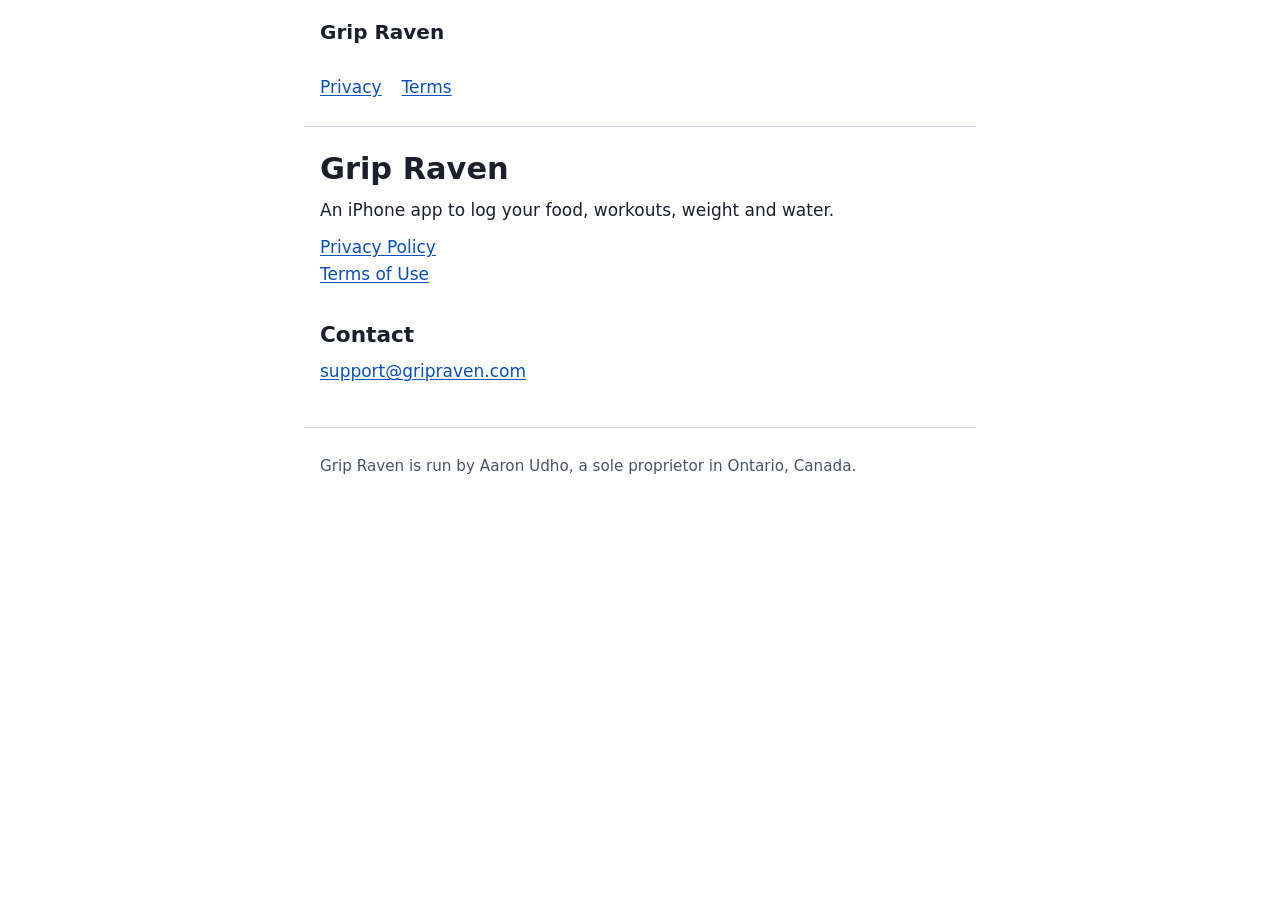
<file: index.html>
<!DOCTYPE html>
<html lang="en">
<head>
<meta charset="utf-8">
<meta name="viewport" content="width=device-width, initial-scale=1">
<title>Grip Raven</title>
<meta name="description" content="Grip Raven is an iPhone app for tracking food, workouts, weight and water.">
<meta name="color-scheme" content="light dark">
<link rel="stylesheet" href="style.css">
</head>
<body>
<header>
  <a class="brand" href="./">Grip Raven</a>
  <nav aria-label="Main">
    <ul>
      <li><a href="privacy/">Privacy</a></li>
      <li><a href="terms/">Terms</a></li>
    </ul>
  </nav>
</header>
<main>
  <h1>Grip Raven</h1>
  <p>An iPhone app to log your food, workouts, weight and water.</p>
  <p>
    <a href="privacy/">Privacy Policy</a><br>
    <a href="terms/">Terms of Use</a>
  </p>
  <h2>Contact</h2>
  <p><a href="mailto:support@gripraven.com">support@gripraven.com</a></p>
</main>
<footer>
  <p>Grip Raven is run by Aaron Udho, a sole proprietor in Ontario, Canada.</p>
</footer>
</body>
</html>
</file>
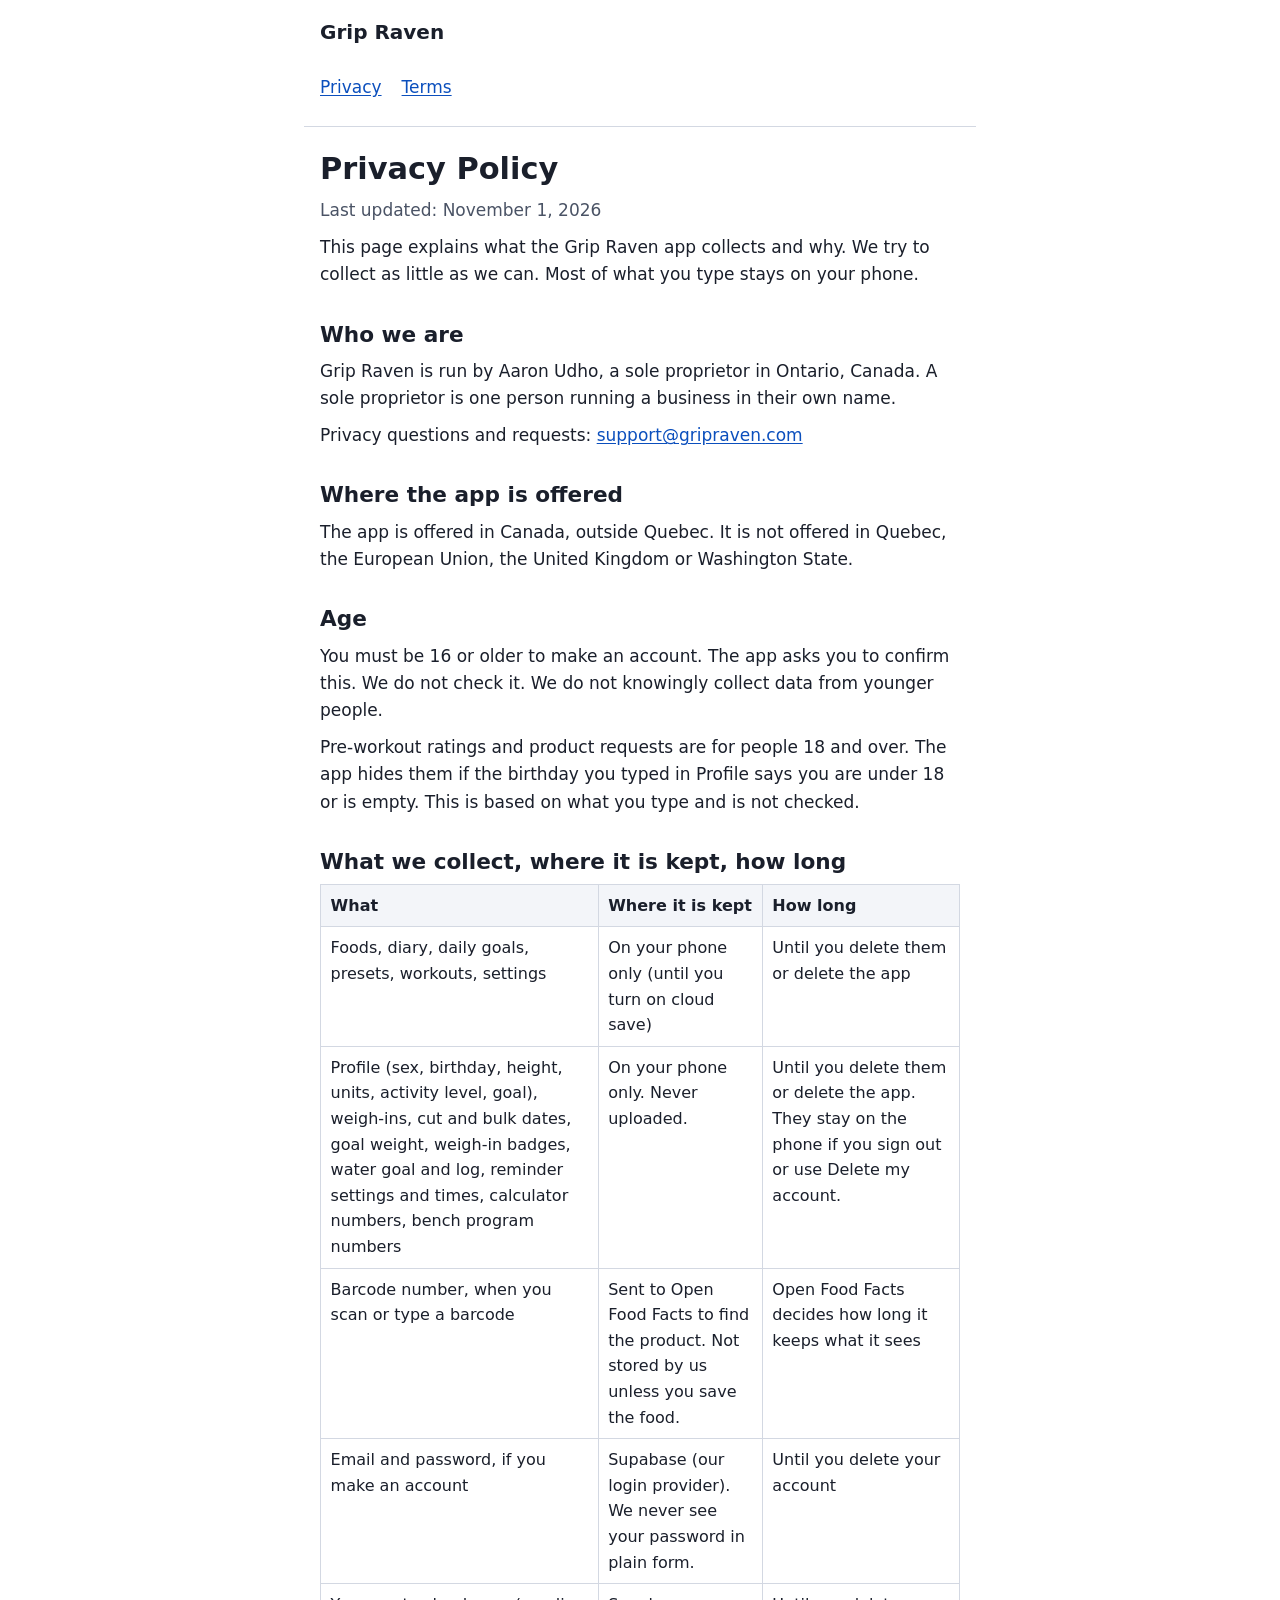
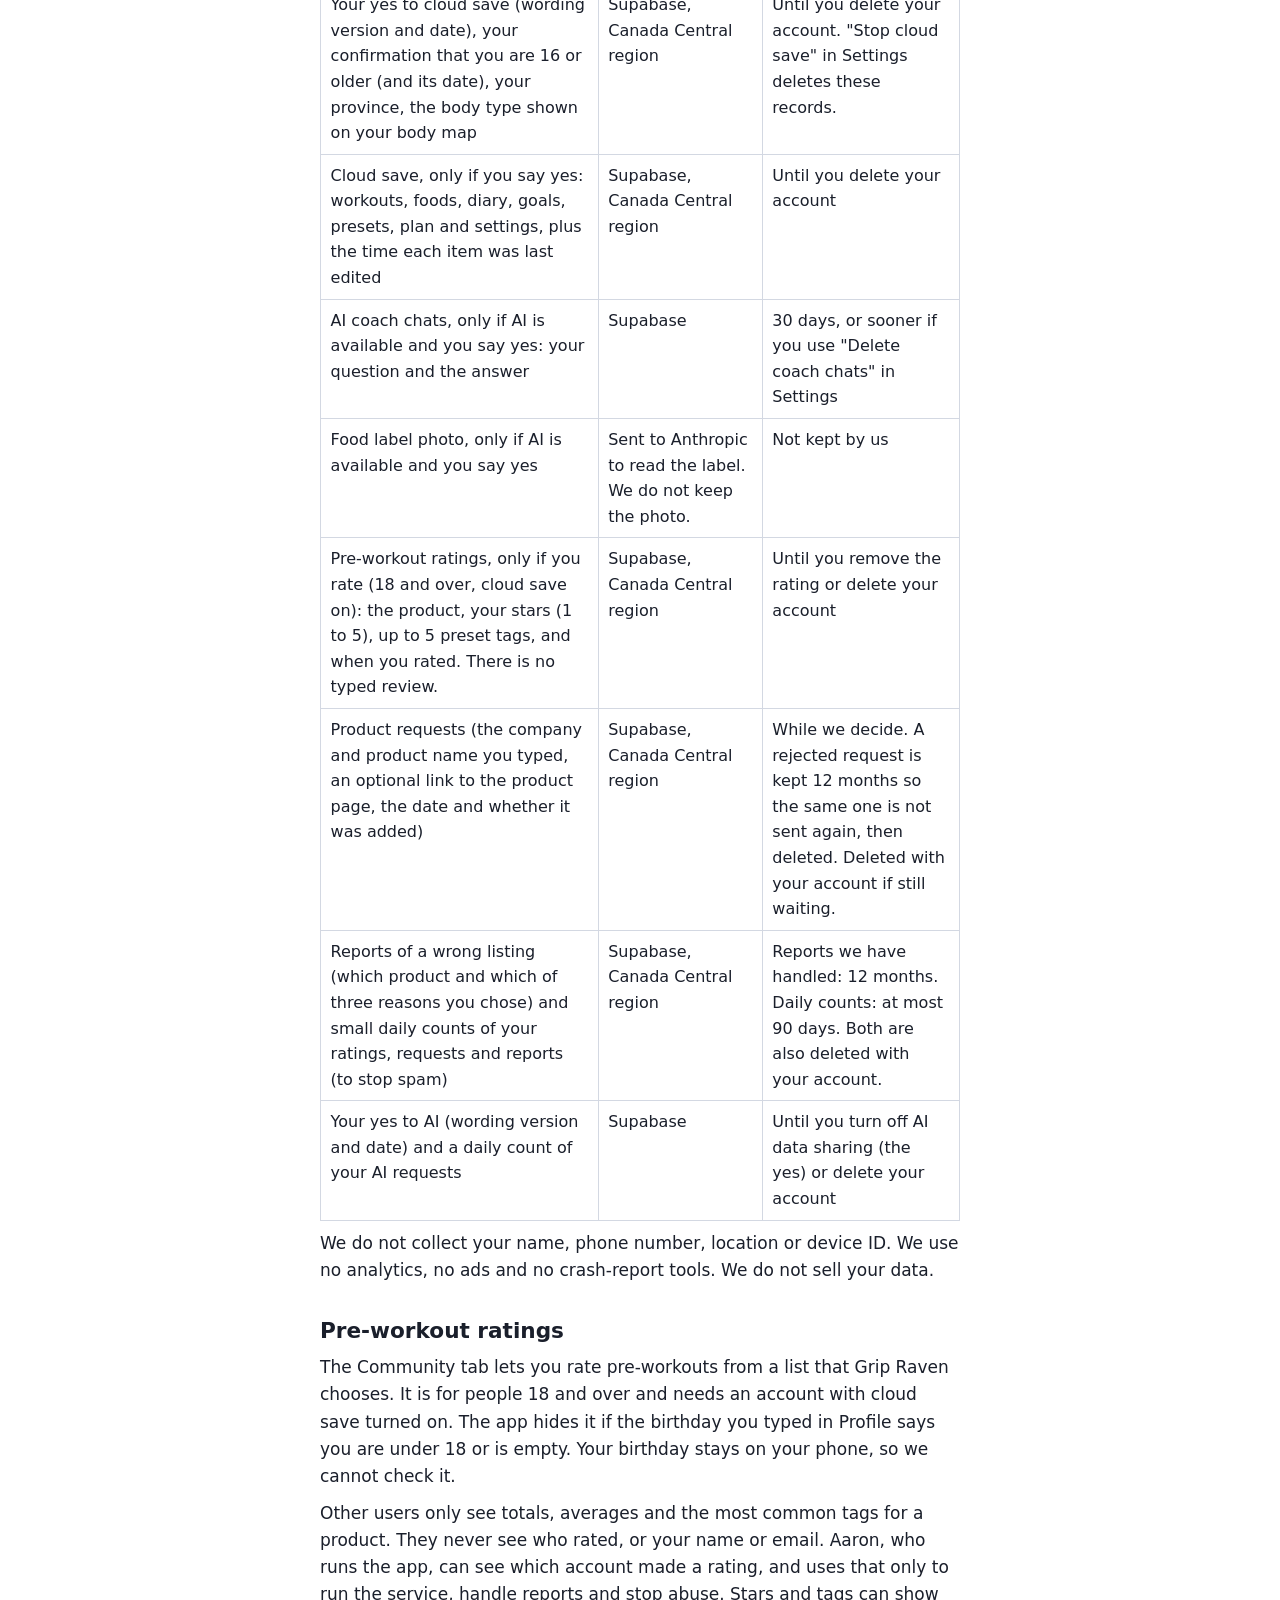
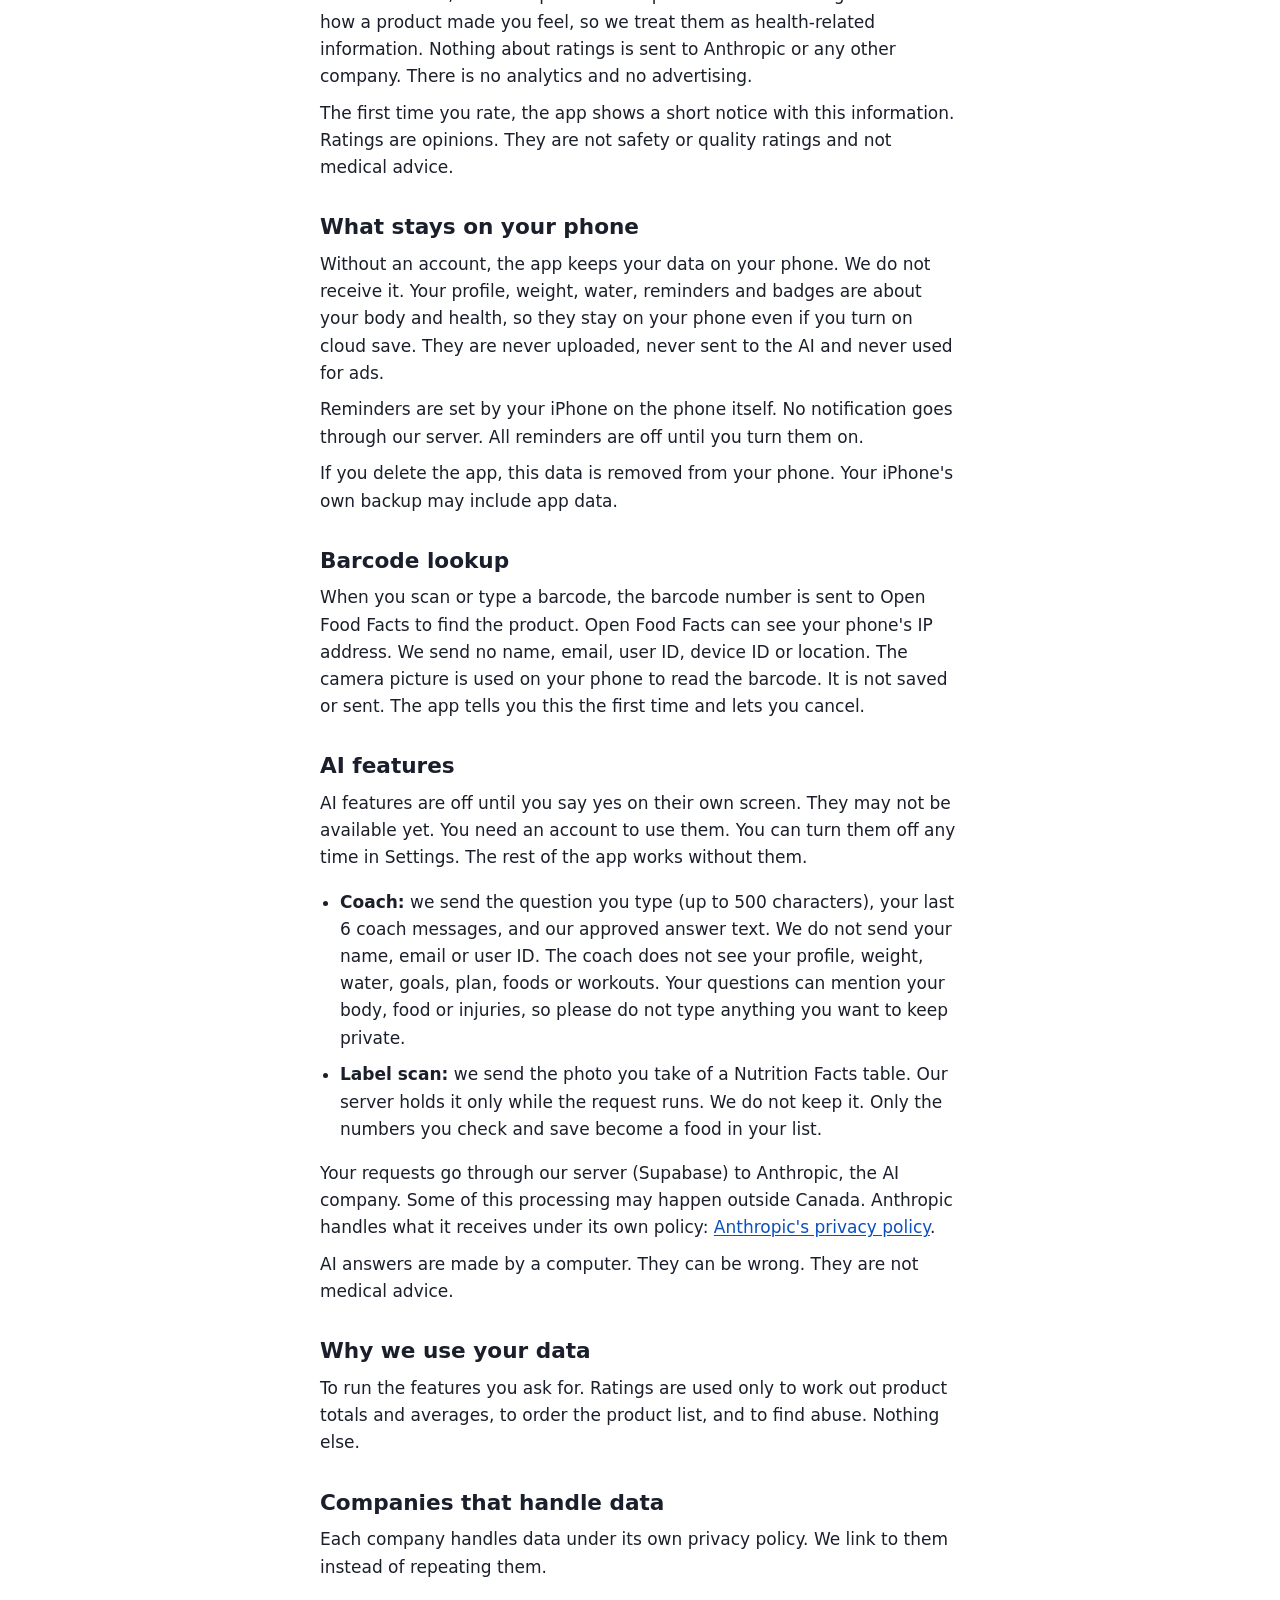
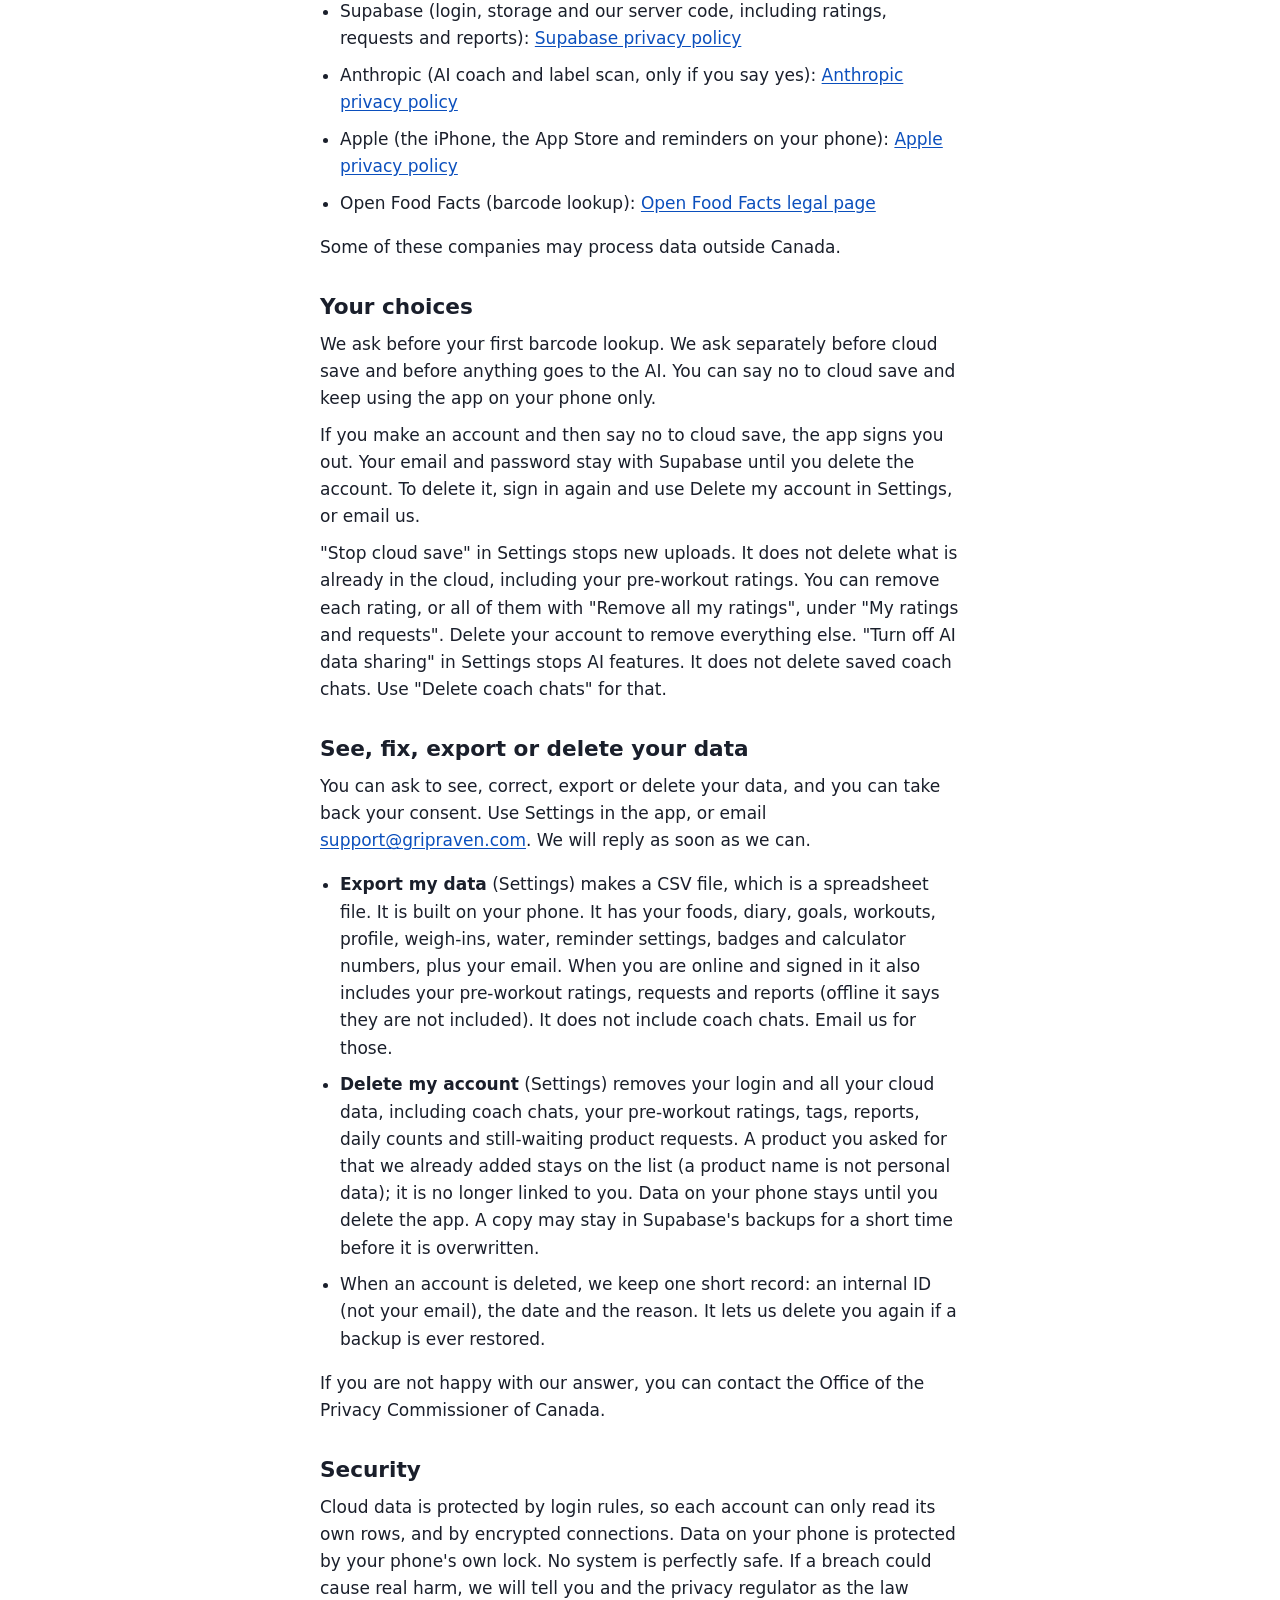
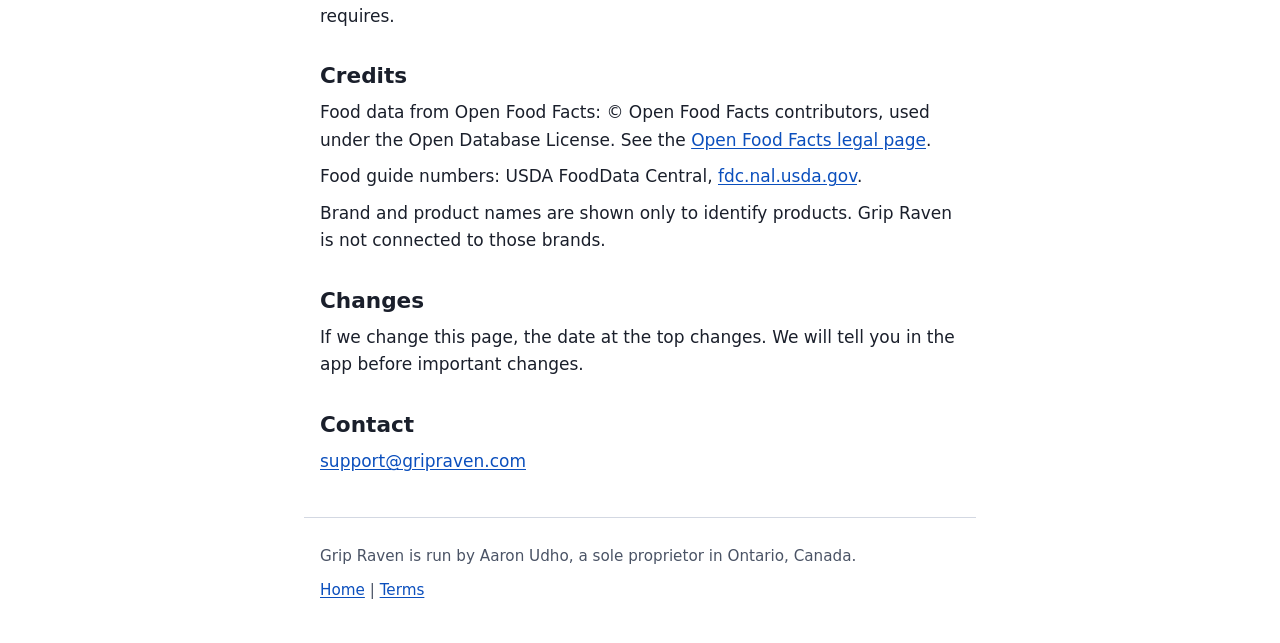
<file: privacy/index.html>
<!DOCTYPE html>
<html lang="en">
<head>
<meta charset="utf-8">
<meta name="viewport" content="width=device-width, initial-scale=1">
<title>Privacy Policy - Grip Raven</title>
<meta name="description" content="What the Grip Raven app collects, where it is kept, and how you can see, export or delete it.">
<meta name="color-scheme" content="light dark">
<link rel="stylesheet" href="../style.css">
</head>
<body>
<header>
  <a class="brand" href="../">Grip Raven</a>
  <nav aria-label="Main">
    <ul>
      <li><a href="../privacy/" aria-current="page">Privacy</a></li>
      <li><a href="../terms/">Terms</a></li>
    </ul>
  </nav>
</header>
<main>
  <h1>Privacy Policy</h1>
  <p class="muted">Last updated: November 1, 2026</p>

  <p>This page explains what the Grip Raven app collects and why. We try to collect as little as we can. Most of what you type stays on your phone.</p>

  <h2>Who we are</h2>
  <p>Grip Raven is run by Aaron Udho, a sole proprietor in Ontario, Canada. A sole proprietor is one person running a business in their own name.</p>
  <p>Privacy questions and requests: <a href="mailto:support@gripraven.com">support@gripraven.com</a></p>

  <h2>Where the app is offered</h2>
  <p>The app is offered in Canada, outside Quebec. It is not offered in Quebec, the European Union, the United Kingdom or Washington State.</p>

  <h2>Age</h2>
  <p>You must be 16 or older to make an account. The app asks you to confirm this. We do not check it. We do not knowingly collect data from younger people.</p>
  <p>Pre-workout ratings and product requests are for people 18 and over. The app hides them if the birthday you typed in Profile says you are under 18 or is empty. This is based on what you type and is not checked.</p>

  <h2>What we collect, where it is kept, how long</h2>
  <div class="table-wrap">
  <table>
    <thead>
      <tr><th scope="col">What</th><th scope="col">Where it is kept</th><th scope="col">How long</th></tr>
    </thead>
    <tbody>
      <tr>
        <td>Foods, diary, daily goals, presets, workouts, settings</td>
        <td>On your phone only (until you turn on cloud save)</td>
        <td>Until you delete them or delete the app</td>
      </tr>
      <tr>
        <td>Profile (sex, birthday, height, units, activity level, goal), weigh-ins, cut and bulk dates, goal weight, weigh-in badges, water goal and log, reminder settings and times, calculator numbers, bench program numbers</td>
        <td>On your phone only. Never uploaded.</td>
        <td>Until you delete them or delete the app. They stay on the phone if you sign out or use Delete my account.</td>
      </tr>
      <tr>
        <td>Barcode number, when you scan or type a barcode</td>
        <td>Sent to Open Food Facts to find the product. Not stored by us unless you save the food.</td>
        <td>Open Food Facts decides how long it keeps what it sees</td>
      </tr>
      <tr>
        <td>Email and password, if you make an account</td>
        <td>Supabase (our login provider). We never see your password in plain form.</td>
        <td>Until you delete your account</td>
      </tr>
      <tr>
        <td>Your yes to cloud save (wording version and date), your confirmation that you are 16 or older (and its date), your province, the body type shown on your body map</td>
        <td>Supabase, Canada Central region</td>
        <td>Until you delete your account. "Stop cloud save" in Settings deletes these records.</td>
      </tr>
      <tr>
        <td>Cloud save, only if you say yes: workouts, foods, diary, goals, presets, plan and settings, plus the time each item was last edited</td>
        <td>Supabase, Canada Central region</td>
        <td>Until you delete your account</td>
      </tr>
      <tr>
        <td>AI coach chats, only if AI is available and you say yes: your question and the answer</td>
        <td>Supabase</td>
        <td>30 days, or sooner if you use "Delete coach chats" in Settings</td>
      </tr>
      <tr>
        <td>Food label photo, only if AI is available and you say yes</td>
        <td>Sent to Anthropic to read the label. We do not keep the photo.</td>
        <td>Not kept by us</td>
      </tr>
      <tr>
        <td>Pre-workout ratings, only if you rate (18 and over, cloud save on): the product, your stars (1 to 5), up to 5 preset tags, and when you rated. There is no typed review.</td>
        <td>Supabase, Canada Central region</td>
        <td>Until you remove the rating or delete your account</td>
      </tr>
      <tr>
        <td>Product requests (the company and product name you typed, an optional link to the product page, the date and whether it was added)</td>
        <td>Supabase, Canada Central region</td>
        <td>While we decide. A rejected request is kept 12 months so the same one is not sent again, then deleted. Deleted with your account if still waiting.</td>
      </tr>
      <tr>
        <td>Reports of a wrong listing (which product and which of three reasons you chose) and small daily counts of your ratings, requests and reports (to stop spam)</td>
        <td>Supabase, Canada Central region</td>
        <td>Reports we have handled: 12 months. Daily counts: at most 90 days. Both are also deleted with your account.</td>
      </tr>
      <tr>
        <td>Your yes to AI (wording version and date) and a daily count of your AI requests</td>
        <td>Supabase</td>
        <td>Until you turn off AI data sharing (the yes) or delete your account</td>
      </tr>
    </tbody>
  </table>
  </div>
  <p>We do not collect your name, phone number, location or device ID. We use no analytics, no ads and no crash-report tools. We do not sell your data.</p>

  <h2>Pre-workout ratings</h2>
  <p>The Community tab lets you rate pre-workouts from a list that Grip Raven chooses. It is for people 18 and over and needs an account with cloud save turned on. The app hides it if the birthday you typed in Profile says you are under 18 or is empty. Your birthday stays on your phone, so we cannot check it.</p>
  <p>Other users only see totals, averages and the most common tags for a product. They never see who rated, or your name or email. Aaron, who runs the app, can see which account made a rating, and uses that only to run the service, handle reports and stop abuse. Stars and tags can show how a product made you feel, so we treat them as health-related information. Nothing about ratings is sent to Anthropic or any other company. There is no analytics and no advertising.</p>
  <p>The first time you rate, the app shows a short notice with this information. Ratings are opinions. They are not safety or quality ratings and not medical advice.</p>

  <h2>What stays on your phone</h2>
  <p>Without an account, the app keeps your data on your phone. We do not receive it. Your profile, weight, water, reminders and badges are about your body and health, so they stay on your phone even if you turn on cloud save. They are never uploaded, never sent to the AI and never used for ads.</p>
  <p>Reminders are set by your iPhone on the phone itself. No notification goes through our server. All reminders are off until you turn them on.</p>
  <p>If you delete the app, this data is removed from your phone. Your iPhone's own backup may include app data.</p>

  <h2>Barcode lookup</h2>
  <p>When you scan or type a barcode, the barcode number is sent to Open Food Facts to find the product. Open Food Facts can see your phone's IP address. We send no name, email, user ID, device ID or location. The camera picture is used on your phone to read the barcode. It is not saved or sent. The app tells you this the first time and lets you cancel.</p>

  <h2>AI features</h2>
  <p>AI features are off until you say yes on their own screen. They may not be available yet. You need an account to use them. You can turn them off any time in Settings. The rest of the app works without them.</p>
  <ul>
    <li><strong>Coach:</strong> we send the question you type (up to 500 characters), your last 6 coach messages, and our approved answer text. We do not send your name, email or user ID. The coach does not see your profile, weight, water, goals, plan, foods or workouts. Your questions can mention your body, food or injuries, so please do not type anything you want to keep private.</li>
    <li><strong>Label scan:</strong> we send the photo you take of a Nutrition Facts table. Our server holds it only while the request runs. We do not keep it. Only the numbers you check and save become a food in your list.</li>
  </ul>
  <p>Your requests go through our server (Supabase) to Anthropic, the AI company. Some of this processing may happen outside Canada. Anthropic handles what it receives under its own policy: <a href="https://www.anthropic.com/legal/privacy">Anthropic's privacy policy</a>.</p>
  <p>AI answers are made by a computer. They can be wrong. They are not medical advice.</p>

  <h2>Why we use your data</h2>
  <p>To run the features you ask for. Ratings are used only to work out product totals and averages, to order the product list, and to find abuse. Nothing else.</p>

  <h2>Companies that handle data</h2>
  <p>Each company handles data under its own privacy policy. We link to them instead of repeating them.</p>
  <ul>
    <li>Supabase (login, storage and our server code, including ratings, requests and reports): <a href="https://supabase.com/privacy">Supabase privacy policy</a></li>
    <li>Anthropic (AI coach and label scan, only if you say yes): <a href="https://www.anthropic.com/legal/privacy">Anthropic privacy policy</a></li>
    <li>Apple (the iPhone, the App Store and reminders on your phone): <a href="https://www.apple.com/legal/privacy/en-ww/">Apple privacy policy</a></li>
    <li>Open Food Facts (barcode lookup): <a href="https://world.openfoodfacts.org/legal">Open Food Facts legal page</a></li>
  </ul>
  <p>Some of these companies may process data outside Canada.</p>

  <h2>Your choices</h2>
  <p>We ask before your first barcode lookup. We ask separately before cloud save and before anything goes to the AI. You can say no to cloud save and keep using the app on your phone only.</p>
  <p>If you make an account and then say no to cloud save, the app signs you out. Your email and password stay with Supabase until you delete the account. To delete it, sign in again and use Delete my account in Settings, or email us.</p>
  <p>"Stop cloud save" in Settings stops new uploads. It does not delete what is already in the cloud, including your pre-workout ratings. You can remove each rating, or all of them with "Remove all my ratings", under "My ratings and requests". Delete your account to remove everything else. "Turn off AI data sharing" in Settings stops AI features. It does not delete saved coach chats. Use "Delete coach chats" for that.</p>

  <h2>See, fix, export or delete your data</h2>
  <p>You can ask to see, correct, export or delete your data, and you can take back your consent. Use Settings in the app, or email <a href="mailto:support@gripraven.com">support@gripraven.com</a>. We will reply as soon as we can.</p>
  <ul>
    <li><strong>Export my data</strong> (Settings) makes a CSV file, which is a spreadsheet file. It is built on your phone. It has your foods, diary, goals, workouts, profile, weigh-ins, water, reminder settings, badges and calculator numbers, plus your email. When you are online and signed in it also includes your pre-workout ratings, requests and reports (offline it says they are not included). It does not include coach chats. Email us for those.</li>
    <li><strong>Delete my account</strong> (Settings) removes your login and all your cloud data, including coach chats, your pre-workout ratings, tags, reports, daily counts and still-waiting product requests. A product you asked for that we already added stays on the list (a product name is not personal data); it is no longer linked to you. Data on your phone stays until you delete the app. A copy may stay in Supabase's backups for a short time before it is overwritten.</li>
    <li>When an account is deleted, we keep one short record: an internal ID (not your email), the date and the reason. It lets us delete you again if a backup is ever restored.</li>
  </ul>
  <p>If you are not happy with our answer, you can contact the Office of the Privacy Commissioner of Canada.</p>

  <h2>Security</h2>
  <p>Cloud data is protected by login rules, so each account can only read its own rows, and by encrypted connections. Data on your phone is protected by your phone's own lock. No system is perfectly safe. If a breach could cause real harm, we will tell you and the privacy regulator as the law requires.</p>

  <h2>Credits</h2>
  <p>Food data from Open Food Facts: &copy; Open Food Facts contributors, used under the Open Database License. See the <a href="https://world.openfoodfacts.org/legal">Open Food Facts legal page</a>.</p>
  <p>Food guide numbers: USDA FoodData Central, <a href="https://fdc.nal.usda.gov/">fdc.nal.usda.gov</a>.</p>
  <p>Brand and product names are shown only to identify products. Grip Raven is not connected to those brands.</p>

  <h2>Changes</h2>
  <p>If we change this page, the date at the top changes. We will tell you in the app before important changes.</p>

  <h2>Contact</h2>
  <p><a href="mailto:support@gripraven.com">support@gripraven.com</a></p>
</main>
<footer>
  <p>Grip Raven is run by Aaron Udho, a sole proprietor in Ontario, Canada.</p>
  <p><a href="../">Home</a> | <a href="../terms/">Terms</a></p>
</footer>
</body>
</html>
</file>
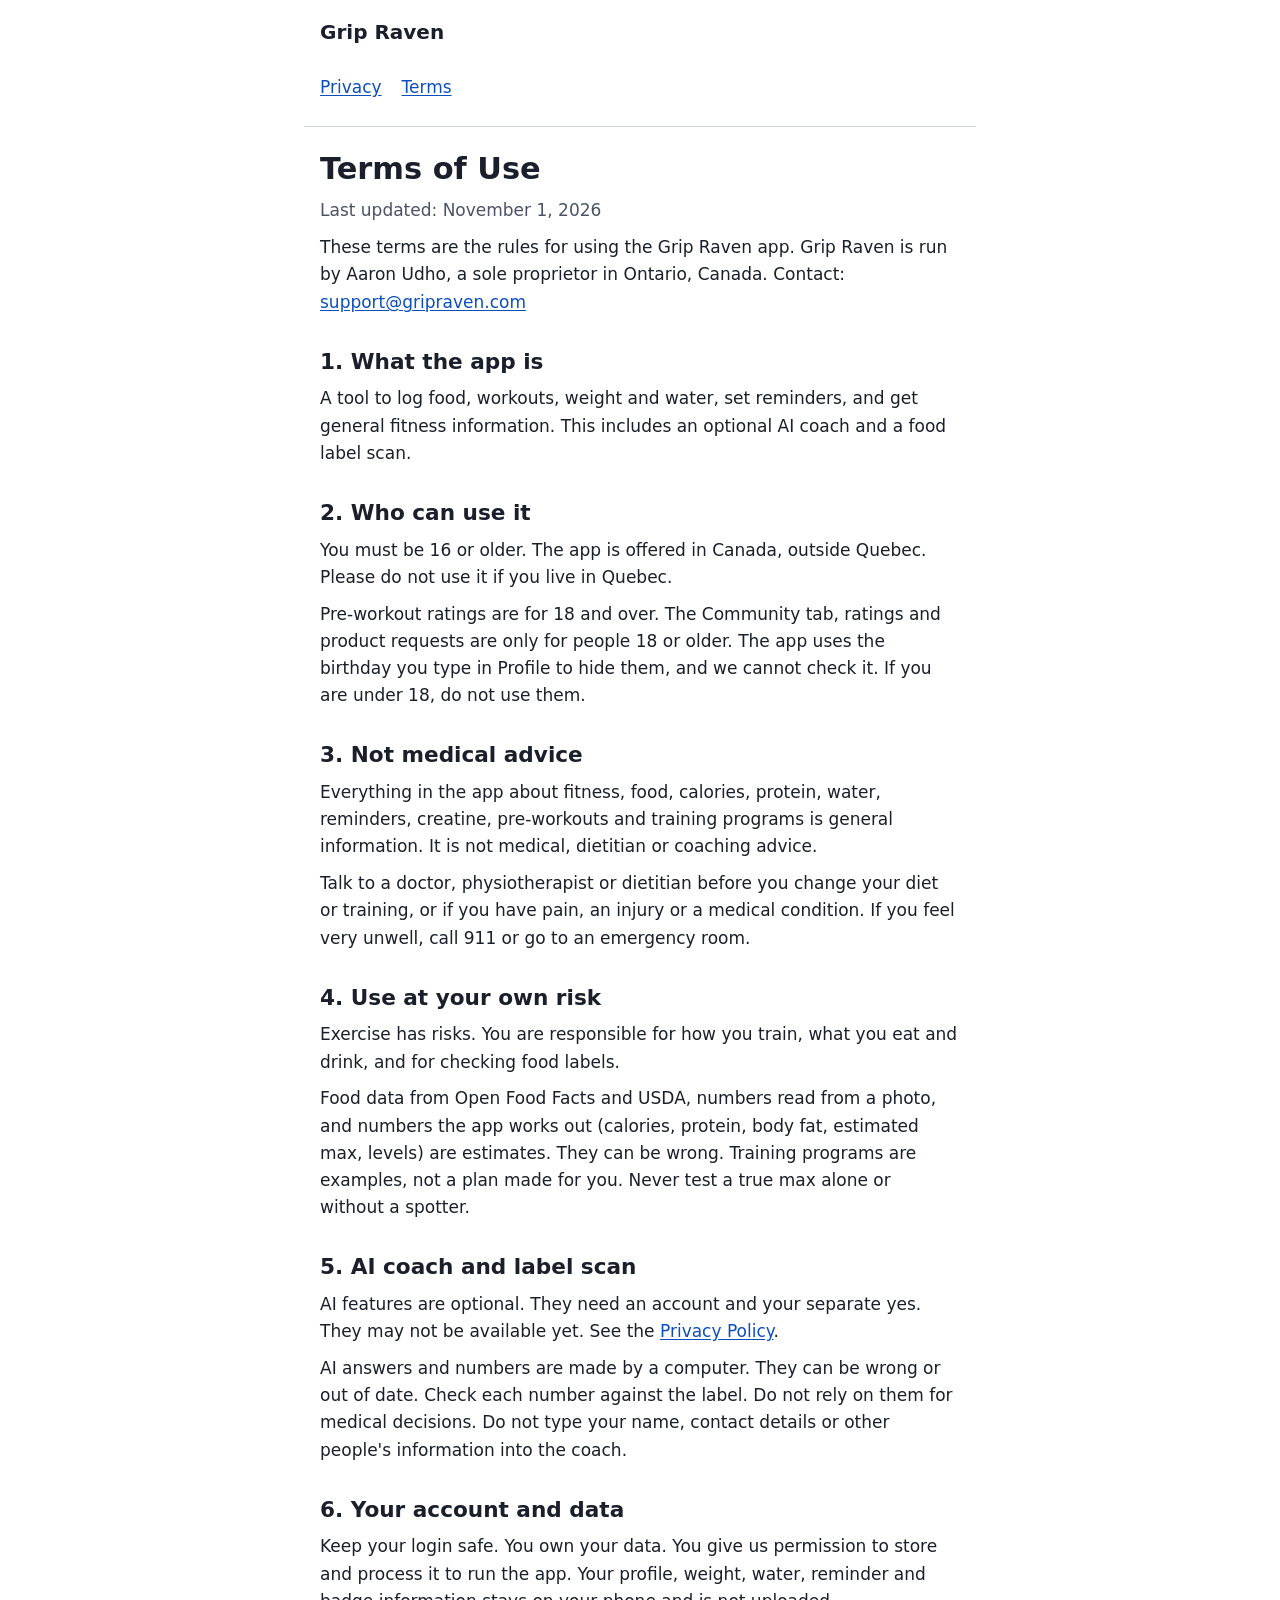
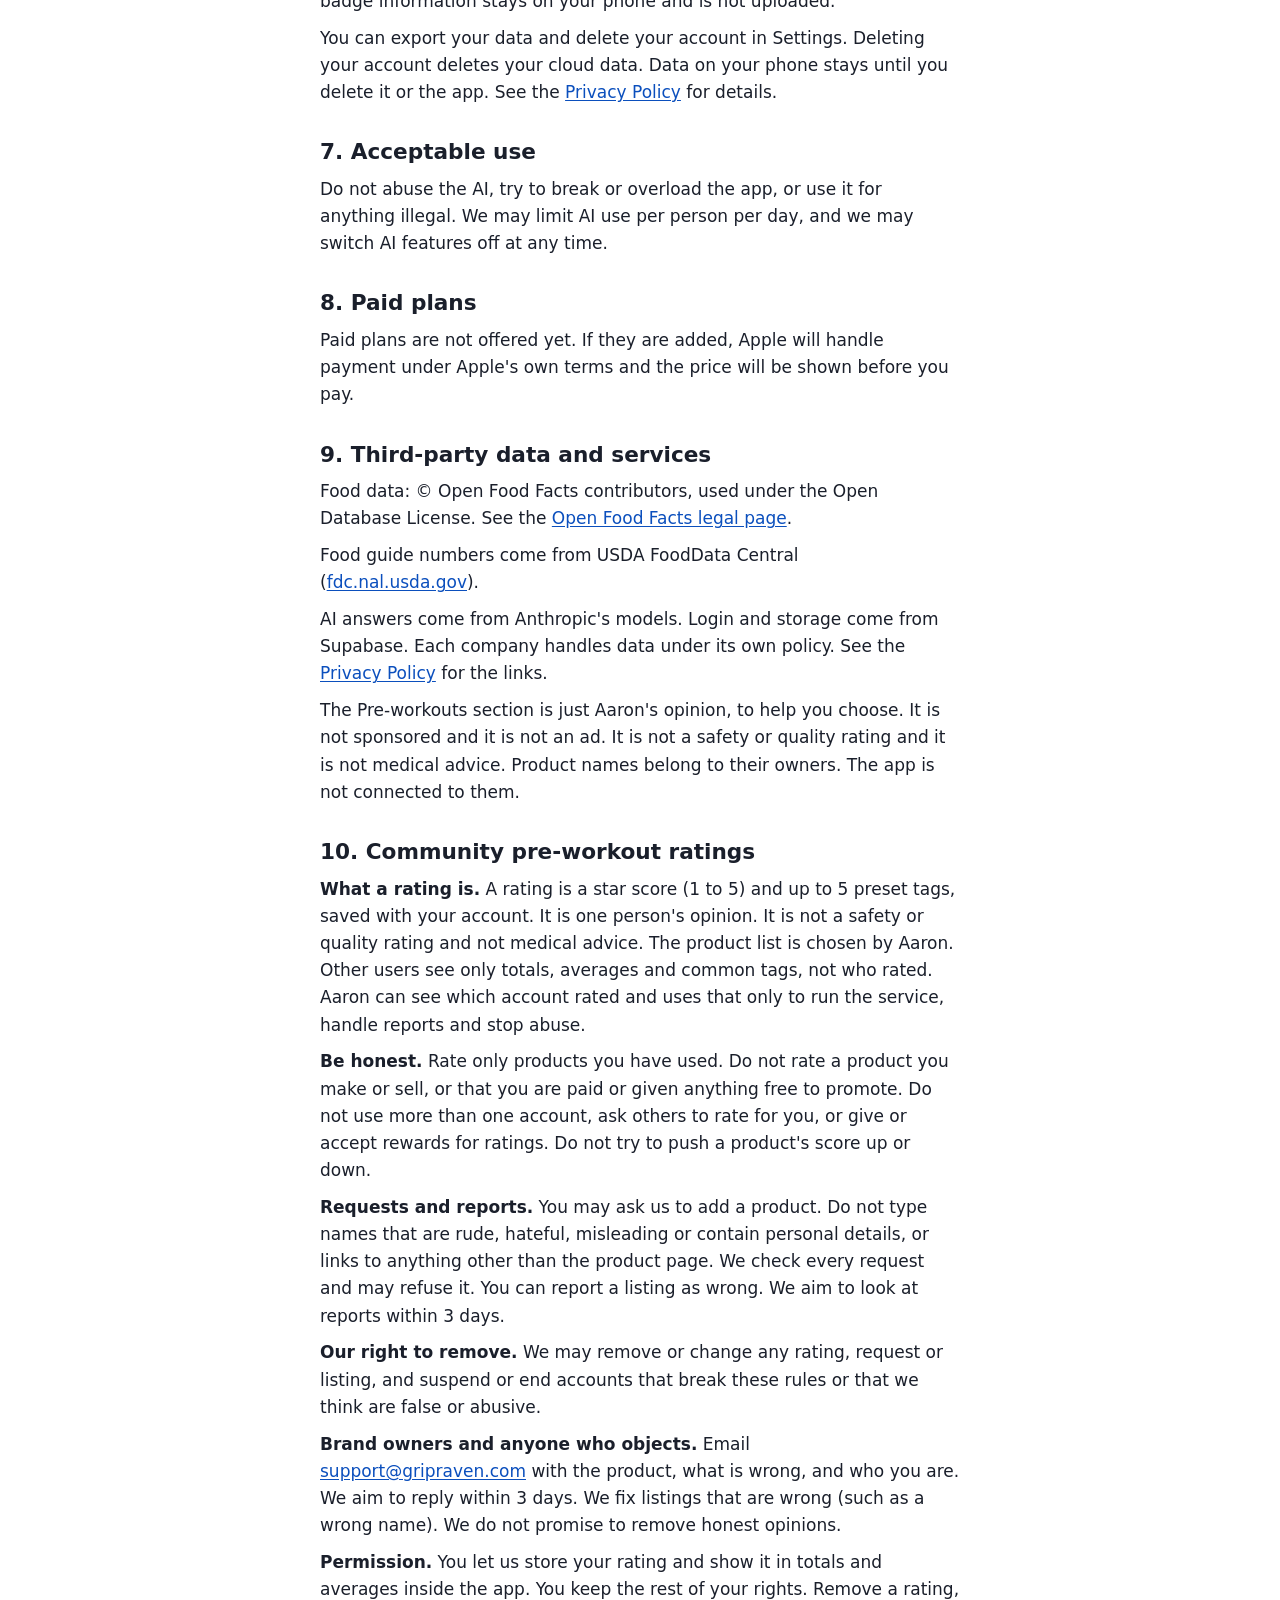
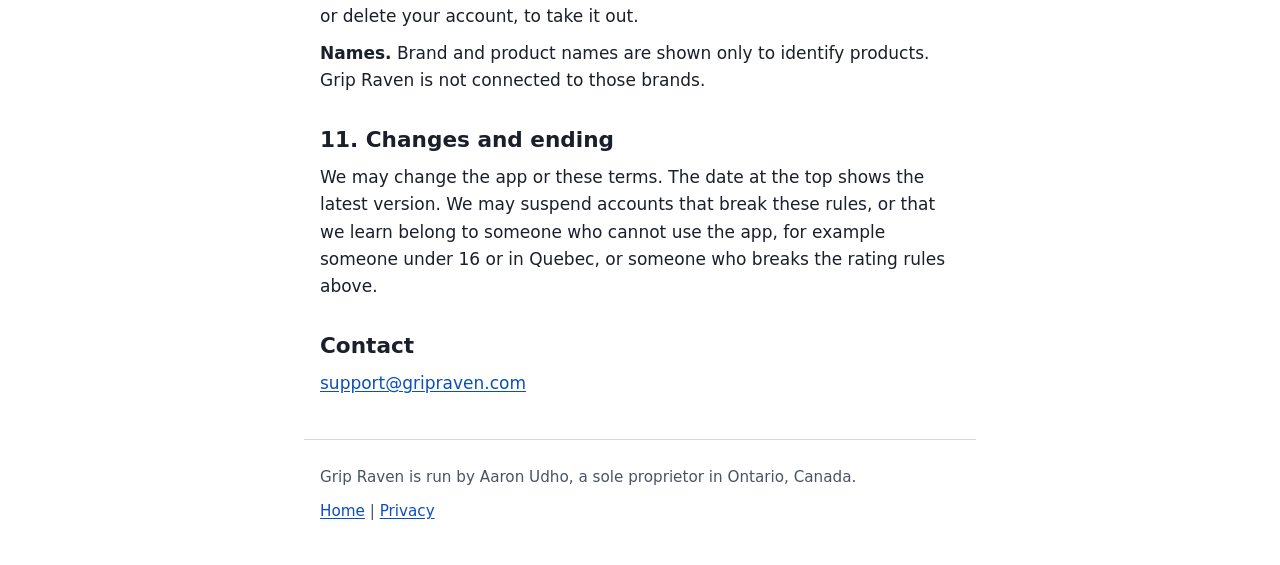
<file: terms/index.html>
<!DOCTYPE html>
<html lang="en">
<head>
<meta charset="utf-8">
<meta name="viewport" content="width=device-width, initial-scale=1">
<title>Terms of Use - Grip Raven</title>
<meta name="description" content="The rules for using the Grip Raven app.">
<meta name="color-scheme" content="light dark">
<link rel="stylesheet" href="../style.css">
</head>
<body>
<header>
  <a class="brand" href="../">Grip Raven</a>
  <nav aria-label="Main">
    <ul>
      <li><a href="../privacy/">Privacy</a></li>
      <li><a href="../terms/" aria-current="page">Terms</a></li>
    </ul>
  </nav>
</header>
<main>
  <h1>Terms of Use</h1>
  <p class="muted">Last updated: November 1, 2026</p>

  <p>These terms are the rules for using the Grip Raven app. Grip Raven is run by Aaron Udho, a sole proprietor in Ontario, Canada. Contact: <a href="mailto:support@gripraven.com">support@gripraven.com</a></p>

  <h2>1. What the app is</h2>
  <p>A tool to log food, workouts, weight and water, set reminders, and get general fitness information. This includes an optional AI coach and a food label scan.</p>

  <h2>2. Who can use it</h2>
  <p>You must be 16 or older. The app is offered in Canada, outside Quebec. Please do not use it if you live in Quebec.</p>
  <p>Pre-workout ratings are for 18 and over. The Community tab, ratings and product requests are only for people 18 or older. The app uses the birthday you type in Profile to hide them, and we cannot check it. If you are under 18, do not use them.</p>

  <h2>3. Not medical advice</h2>
  <p>Everything in the app about fitness, food, calories, protein, water, reminders, creatine, pre-workouts and training programs is general information. It is not medical, dietitian or coaching advice.</p>
  <p>Talk to a doctor, physiotherapist or dietitian before you change your diet or training, or if you have pain, an injury or a medical condition. If you feel very unwell, call 911 or go to an emergency room.</p>

  <h2>4. Use at your own risk</h2>
  <p>Exercise has risks. You are responsible for how you train, what you eat and drink, and for checking food labels.</p>
  <p>Food data from Open Food Facts and USDA, numbers read from a photo, and numbers the app works out (calories, protein, body fat, estimated max, levels) are estimates. They can be wrong. Training programs are examples, not a plan made for you. Never test a true max alone or without a spotter.</p>

  <h2>5. AI coach and label scan</h2>
  <p>AI features are optional. They need an account and your separate yes. They may not be available yet. See the <a href="../privacy/">Privacy Policy</a>.</p>
  <p>AI answers and numbers are made by a computer. They can be wrong or out of date. Check each number against the label. Do not rely on them for medical decisions. Do not type your name, contact details or other people's information into the coach.</p>

  <h2>6. Your account and data</h2>
  <p>Keep your login safe. You own your data. You give us permission to store and process it to run the app. Your profile, weight, water, reminder and badge information stays on your phone and is not uploaded.</p>
  <p>You can export your data and delete your account in Settings. Deleting your account deletes your cloud data. Data on your phone stays until you delete it or the app. See the <a href="../privacy/">Privacy Policy</a> for details.</p>

  <h2>7. Acceptable use</h2>
  <p>Do not abuse the AI, try to break or overload the app, or use it for anything illegal. We may limit AI use per person per day, and we may switch AI features off at any time.</p>

  <h2>8. Paid plans</h2>
  <p>Paid plans are not offered yet. If they are added, Apple will handle payment under Apple's own terms and the price will be shown before you pay.</p>

  <h2>9. Third-party data and services</h2>
  <p>Food data: &copy; Open Food Facts contributors, used under the Open Database License. See the <a href="https://world.openfoodfacts.org/legal">Open Food Facts legal page</a>.</p>
  <p>Food guide numbers come from USDA FoodData Central (<a href="https://fdc.nal.usda.gov/">fdc.nal.usda.gov</a>).</p>
  <p>AI answers come from Anthropic's models. Login and storage come from Supabase. Each company handles data under its own policy. See the <a href="../privacy/">Privacy Policy</a> for the links.</p>
  <p>The Pre-workouts section is just Aaron's opinion, to help you choose. It is not sponsored and it is not an ad. It is not a safety or quality rating and it is not medical advice. Product names belong to their owners. The app is not connected to them.</p>

  <h2>10. Community pre-workout ratings</h2>
  <p><strong>What a rating is.</strong> A rating is a star score (1 to 5) and up to 5 preset tags, saved with your account. It is one person's opinion. It is not a safety or quality rating and not medical advice. The product list is chosen by Aaron. Other users see only totals, averages and common tags, not who rated. Aaron can see which account rated and uses that only to run the service, handle reports and stop abuse.</p>
  <p><strong>Be honest.</strong> Rate only products you have used. Do not rate a product you make or sell, or that you are paid or given anything free to promote. Do not use more than one account, ask others to rate for you, or give or accept rewards for ratings. Do not try to push a product's score up or down.</p>
  <p><strong>Requests and reports.</strong> You may ask us to add a product. Do not type names that are rude, hateful, misleading or contain personal details, or links to anything other than the product page. We check every request and may refuse it. You can report a listing as wrong. We aim to look at reports within 3 days.</p>
  <p><strong>Our right to remove.</strong> We may remove or change any rating, request or listing, and suspend or end accounts that break these rules or that we think are false or abusive.</p>
  <p><strong>Brand owners and anyone who objects.</strong> Email <a href="mailto:support@gripraven.com">support@gripraven.com</a> with the product, what is wrong, and who you are. We aim to reply within 3 days. We fix listings that are wrong (such as a wrong name). We do not promise to remove honest opinions.</p>
  <p><strong>Permission.</strong> You let us store your rating and show it in totals and averages inside the app. You keep the rest of your rights. Remove a rating, or delete your account, to take it out.</p>
  <p><strong>Names.</strong> Brand and product names are shown only to identify products. Grip Raven is not connected to those brands.</p>

  <h2>11. Changes and ending</h2>
  <p>We may change the app or these terms. The date at the top shows the latest version. We may suspend accounts that break these rules, or that we learn belong to someone who cannot use the app, for example someone under 16 or in Quebec, or someone who breaks the rating rules above.</p>

  <h2>Contact</h2>
  <p><a href="mailto:support@gripraven.com">support@gripraven.com</a></p>
</main>
<footer>
  <p>Grip Raven is run by Aaron Udho, a sole proprietor in Ontario, Canada.</p>
  <p><a href="../">Home</a> | <a href="../privacy/">Privacy</a></p>
</footer>
</body>
</html>
</file>
<file: style.css>
:root {
  color-scheme: light dark;
  --bg: #ffffff;
  --text: #1a1f2b;
  --muted: #4a5365;
  --link: #0b4fbd;
  --line: #d3d8e2;
  --card: #f3f5f9;
}
@media (prefers-color-scheme: dark) {
  :root {
    --bg: #11141b;
    --text: #eceff5;
    --muted: #b4bccb;
    --link: #8db8ff;
    --line: #333b4b;
    --card: #1b2030;
  }
}
* { box-sizing: border-box; }
html { -webkit-text-size-adjust: 100%; }
body {
  margin: 0;
  background: var(--bg);
  color: var(--text);
  font: 1.0625rem/1.6 system-ui, -apple-system, "Segoe UI", Roboto, Helvetica, Arial, sans-serif;
}
header, main, footer { max-width: 42rem; margin: 0 auto; padding: 0 1rem; }
header { padding-top: 1rem; padding-bottom: 0.5rem; border-bottom: 1px solid var(--line); }
header a.brand { font-weight: 700; font-size: 1.25rem; color: var(--text); text-decoration: none; }
nav ul { list-style: none; margin: 0.5rem 0 0; padding: 0; display: flex; gap: 1.25rem; flex-wrap: wrap; }
nav a { display: inline-block; padding: 0.5rem 0; }
main { padding-top: 1.5rem; padding-bottom: 2rem; }
h1 { font-size: 1.9rem; line-height: 1.2; margin: 0 0 0.25rem; }
h2 { font-size: 1.35rem; line-height: 1.3; margin: 2rem 0 0.5rem; }
p, li { margin: 0.6rem 0; }
ul { padding-left: 1.25rem; }
a { color: var(--link); text-underline-offset: 2px; }
a:focus-visible { outline: 3px solid var(--link); outline-offset: 2px; }
.muted { color: var(--muted); }
.card { background: var(--card); border: 1px solid var(--line); border-radius: 0.5rem; padding: 0.75rem 1rem; }
.table-wrap { overflow-x: auto; }
table { border-collapse: collapse; width: 100%; min-width: 34rem; font-size: 1rem; }
th, td { border: 1px solid var(--line); padding: 0.5rem 0.6rem; text-align: left; vertical-align: top; }
th { background: var(--card); }
footer { padding-top: 1rem; padding-bottom: 2rem; border-top: 1px solid var(--line); color: var(--muted); font-size: 0.95rem; }
</file>
